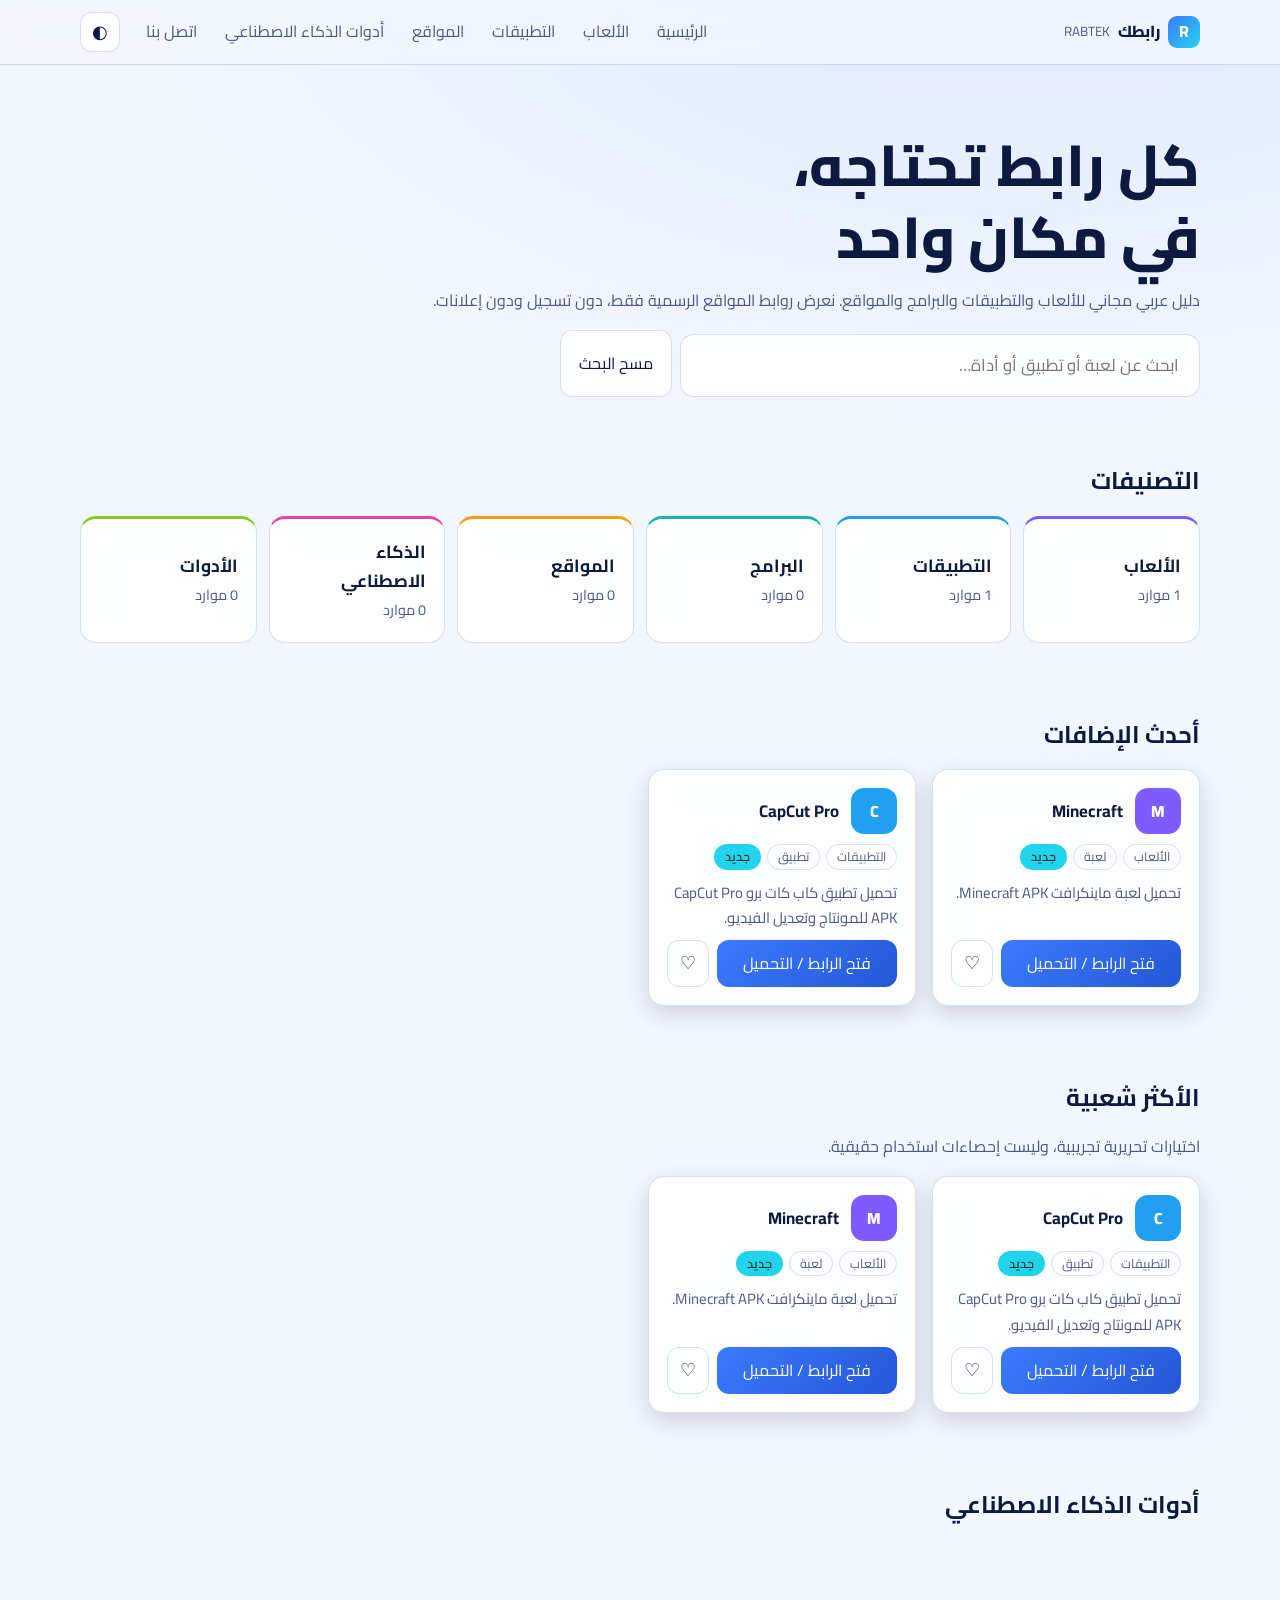
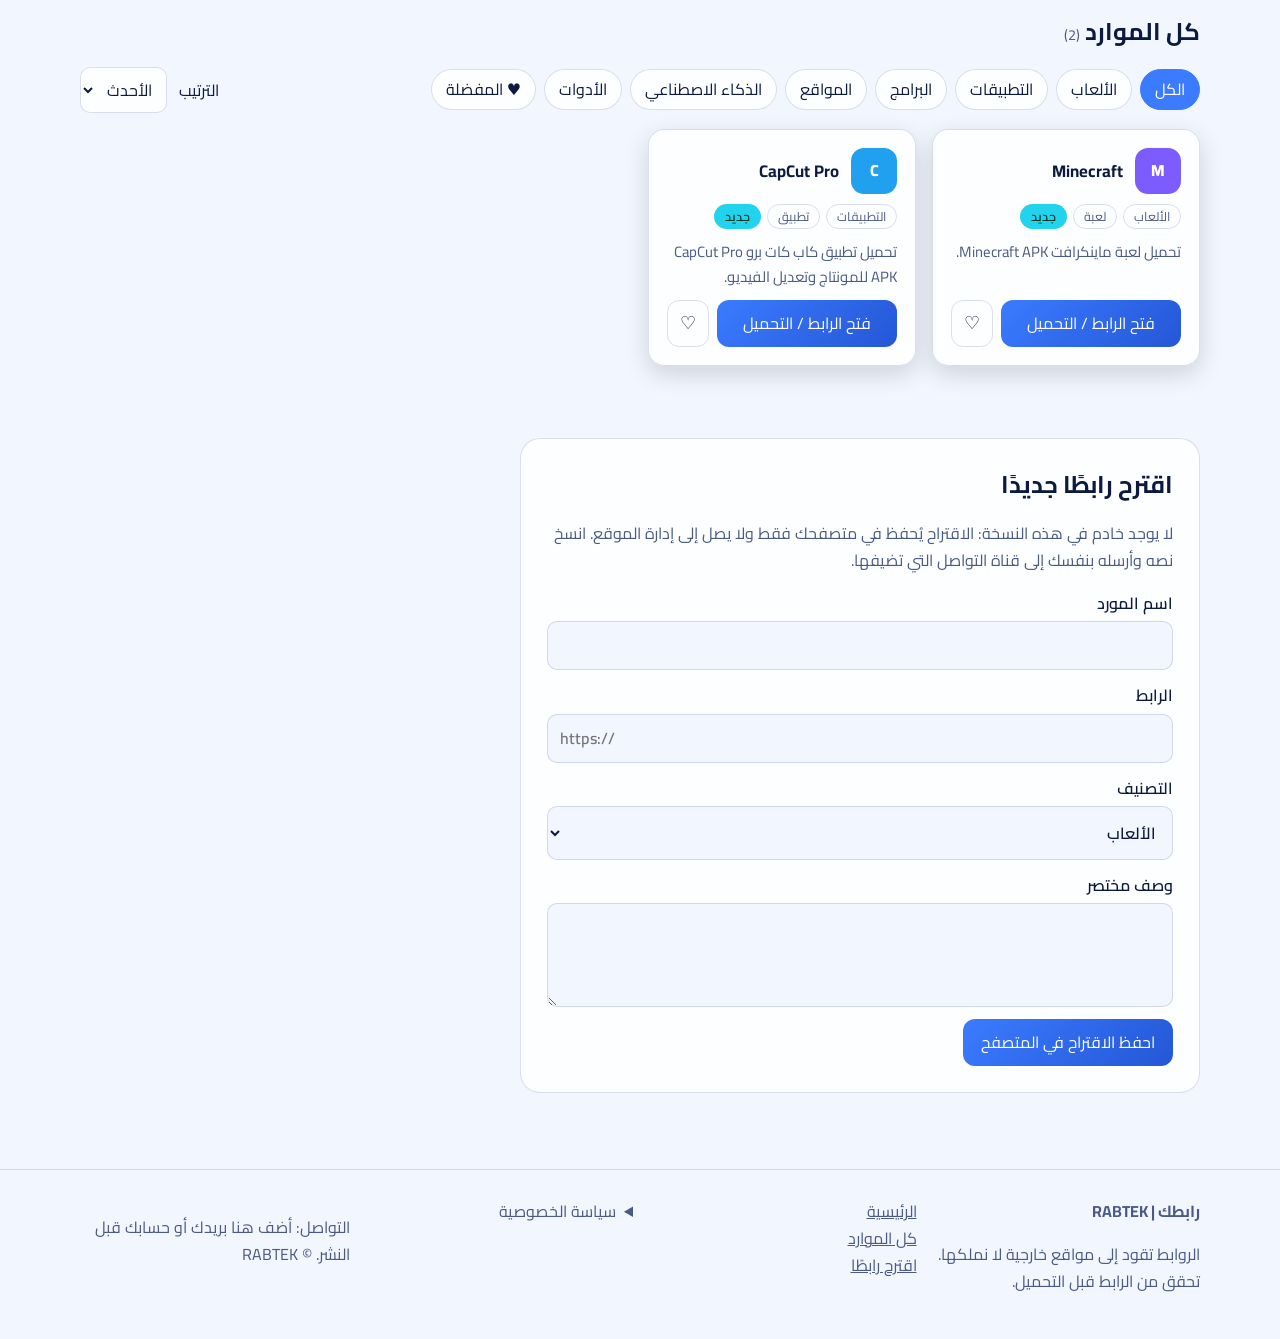
<file: index.html>
<!DOCTYPE html>
<html lang="ar" dir="rtl">
<head>
<meta charset="UTF-8">
<meta name="viewport" content="width=device-width, initial-scale=1">
<title>رابطك | RABTEK — دليل عربي للألعاب والتطبيقات والأدوات</title>
<meta name="description" content="رابطك | RABTEK دليل رقمي مجاني يجمع روابط الألعاب والتطبيقات والبرامج والمواقع وأدوات الذكاء الاصطناعي في مكان واحد.">
<meta property="og:title" content="رابطك | RABTEK">
<meta property="og:description" content="دليل عربي مجاني للموارد الرقمية الرسمية.">
<meta property="og:locale" content="ar_AR">
<meta name="theme-color" content="#0a1230">
<link rel="icon" href="data:image/svg+xml,<svg xmlns='http://www.w3.org/2000/svg' viewBox='0 0 32 32'><rect width='32' height='32' rx='8' fill='%232f6bff'/><text x='16' y='23' font-size='20' font-family='Arial' font-weight='700' text-anchor='middle' fill='white'>R</text></svg>">
<link rel="stylesheet" href="https://fonts.googleapis.com/css2?family=Cairo:wght@400;600;800&display=swap">
<link rel="stylesheet" href="style.css">
</head>
<body>
<a class="skip" href="#all">تخطي إلى المحتوى</a>
<header class="nav">
  <div class="wrap nav-in">
    <a class="logo" href="#home" aria-label="رابطك RABTEK"><span class="mark">R</span>رابطك <small>RABTEK</small></a>
    <nav id="menu" aria-label="التنقل الرئيسي">
      <a href="#home">الرئيسية</a>
      <a href="#all" data-cat="game">الألعاب</a>
      <a href="#all" data-cat="app">التطبيقات</a>
      <a href="#all" data-cat="site">المواقع</a>
      <a href="#ai">أدوات الذكاء الاصطناعي</a>
      <a href="#contact">اتصل بنا</a>
    </nav>
    <button id="theme" class="icon-btn" aria-label="تبديل الوضع الداكن والفاتح">◐</button>
    <button id="burger" class="icon-btn burger" aria-label="القائمة" aria-expanded="false" aria-controls="menu">☰</button>
  </div>
</header>

<main>
<section id="home" class="hero wrap">
  <h1>كل رابط تحتاجه،<br>في مكان واحد</h1>
  <p>دليل عربي مجاني للألعاب والتطبيقات والبرامج والمواقع. نعرض روابط المواقع الرسمية فقط، دون تسجيل ودون إعلانات.</p>
  <form class="search" role="search" id="heroSearch">
    <input id="q" type="search" placeholder="ابحث عن لعبة أو تطبيق أو أداة…" aria-label="بحث في الموارد" autocomplete="off">
    <button type="button" id="clear" hidden>مسح البحث</button>
  </form>
</section>

<section id="categories" class="wrap">
  <h2>التصنيفات</h2>
  <div class="cats" id="cats"></div>
</section>

<section id="latest" class="wrap"><h2>أحدث الإضافات</h2><div class="grid" id="gLatest"></div></section>
<section id="popular" class="wrap"><h2>الأكثر شعبية</h2><p class="note">اختيارات تحريرية تجريبية، وليست إحصاءات استخدام حقيقية.</p><div class="grid" id="gPopular"></div></section>
<section id="ai" class="wrap"><h2>أدوات الذكاء الاصطناعي</h2><div class="grid" id="gAi"></div></section>

<section id="all" class="wrap">
  <h2>كل الموارد <span id="count" class="count"></span></h2>
  <div class="tools">
    <div id="chips" class="chips" role="group" aria-label="فلترة حسب التصنيف"></div>
    <label class="sort">الترتيب
      <select id="sort"><option value="new">الأحدث</option><option value="name">الاسم</option></select>
    </label>
  </div>
  <div class="grid" id="grid" aria-live="polite"></div>
  <div id="empty" class="empty" hidden><p>لا توجد نتائج مطابقة.</p><button id="reset" class="btn">عرض كل الموارد</button></div>
</section>

<section id="suggest" class="wrap">
  <div class="panel">
    <h2>اقترح رابطًا جديدًا</h2>
    <p class="note">لا يوجد خادم في هذه النسخة: الاقتراح يُحفظ في متصفحك فقط ولا يصل إلى إدارة الموقع. انسخ نصه وأرسله بنفسك إلى قناة التواصل التي تضيفها.</p>
    <form id="form" novalidate>
      <label>اسم المورد<input name="name" required maxlength="60"></label>
      <label>الرابط<input name="url" type="url" required placeholder="https://" dir="ltr"></label>
      <label>التصنيف<select name="cat" id="catSel"></select></label>
      <label>وصف مختصر<textarea name="desc" rows="3" required maxlength="160"></textarea></label>
      <button class="btn" type="submit">احفظ الاقتراح في المتصفح</button>
    </form>
    <div id="saved" class="saved" hidden></div>
  </div>
</section>
</main>

<footer id="contact">
  <div class="wrap foot">
    <div><strong>رابطك | RABTEK</strong><p>الروابط تقود إلى مواقع خارجية لا نملكها. تحقق من الرابط قبل التحميل.</p></div>
    <nav aria-label="روابط التذييل"><a href="#home">الرئيسية</a><a href="#all">كل الموارد</a><a href="#suggest">اقترح رابطًا</a></nav>
    <details id="privacy"><summary>سياسة الخصوصية</summary><p>لا نجمع بياناتك ولا نرسلها. المفضلة والاقتراحات والوضع المفضل تُخزَّن في متصفحك فقط.</p></details>
    <p>التواصل: أضف هنا بريدك أو حسابك قبل النشر. © RABTEK</p>
  </div>
</footer>
<div id="toast" class="toast" role="status" aria-live="polite"></div>
<script src="script.js"></script>
</body>
</html>
</file>
<file: style.css>
/* ===== رابطك | RABTEK — الألوان والمتغيرات ===== */
:root{--bg:#070d24;--bg2:#0e1a44;--card:rgba(255,255,255,.06);--line:rgba(140,170,255,.18);--tx:#eaf0ff;--mut:#9fb0dc;--pri:#3b7bff;--pri2:#22d3ee;--r:16px}
[data-theme=light]{--bg:#f2f6ff;--bg2:#dce8ff;--card:rgba(255,255,255,.85);--line:rgba(30,60,140,.16);--tx:#0c1a3f;--mut:#4a5a85}
*{box-sizing:border-box}
html{scroll-behavior:smooth;scroll-padding-top:76px}
body{margin:0;font-family:Cairo,Tajawal,system-ui,sans-serif;color:var(--tx);line-height:1.7;background:radial-gradient(900px 500px at 80% -10%,var(--bg2),transparent),var(--bg);background-attachment:fixed}
a{color:inherit}
.wrap{width:min(1120px,92%);margin-inline:auto}
section{padding:36px 0}
h1{font-size:clamp(2rem,6vw,3.6rem);line-height:1.25;margin:0 0 14px;font-weight:800}
h2{font-size:1.5rem;margin:0 0 14px}
.note,.hero p{color:var(--mut);margin:0 0 16px}
:focus-visible{outline:3px solid var(--pri2);outline-offset:2px}
.skip{position:absolute;inset-inline-start:8px;top:-60px;background:var(--pri);color:#fff;padding:8px 14px;border-radius:8px;z-index:99}
.skip:focus{top:8px}
/* شريط التنقل */
.nav{position:sticky;top:0;z-index:20;backdrop-filter:blur(14px);background:color-mix(in srgb,var(--bg) 78%,transparent);border-bottom:1px solid var(--line)}
.nav-in{display:flex;align-items:center;gap:14px;height:64px}
.logo{display:flex;align-items:center;gap:8px;font-weight:800;text-decoration:none;margin-inline-end:auto}
.logo small{color:var(--mut);font-weight:400}
.mark{display:grid;place-items:center;width:32px;height:32px;border-radius:9px;background:linear-gradient(135deg,var(--pri),var(--pri2));color:#fff}
#menu{display:flex;gap:4px}
#menu a{padding:6px 12px;border-radius:10px;text-decoration:none;color:var(--mut)}
#menu a:hover{background:var(--card);color:var(--tx)}
.icon-btn{border:1px solid var(--line);background:var(--card);color:var(--tx);width:40px;height:40px;border-radius:12px;font-size:1.1rem;cursor:pointer}
.burger{display:none}
/* الواجهة الرئيسية */
.hero{padding:64px 0 28px}
.search{display:flex;gap:8px;max-width:640px}
.search input{flex:1;padding:16px 20px;font:inherit;font-size:1.05rem;border-radius:14px;border:1px solid var(--line);background:var(--card);color:var(--tx)}
.search button,.btn{font:inherit;border:0;border-radius:12px;padding:10px 18px;color:#fff;background:linear-gradient(135deg,var(--pri),#2457d6);cursor:pointer;text-decoration:none;display:inline-block}
.search button{background:var(--card);color:var(--tx);border:1px solid var(--line)}
.cats{display:grid;grid-template-columns:repeat(auto-fit,minmax(150px,1fr));gap:12px}
.cat{all:unset;box-sizing:border-box;cursor:pointer;padding:18px;border-radius:var(--r);background:var(--card);border:1px solid var(--line);border-top:3px solid var(--c);backdrop-filter:blur(8px);transition:transform .2s}
.cat:hover{transform:translateY(-3px)}
.cat:focus-visible{outline:3px solid var(--pri2)}
.cat b{display:block;font-size:1.1rem}.cat span{color:var(--mut);font-size:.9rem}
/* البطاقات */
.grid{display:grid;grid-template-columns:repeat(auto-fill,minmax(260px,1fr));gap:16px}
.card{display:flex;flex-direction:column;gap:10px;padding:18px;border-radius:var(--r);background:var(--card);border:1px solid var(--line);backdrop-filter:blur(8px);box-shadow:0 8px 24px rgba(0,0,0,.15);opacity:0;transform:translateY(10px);transition:opacity .5s,transform .5s}
.card.in{opacity:1;transform:none}
.head{display:flex;gap:12px;align-items:center}
.ico{flex:none;width:46px;height:46px;border-radius:13px;display:grid;place-items:center;font-weight:800;color:#fff;background:var(--c)}
.card h3{margin:0;font-size:1.05rem}
.meta{display:flex;gap:6px;flex-wrap:wrap;font-size:.78rem}
.tag{padding:1px 10px;border-radius:99px;border:1px solid var(--line);color:var(--mut)}
.new{background:var(--pri2);color:#032;border-color:transparent;font-weight:600}
.card p{margin:0;color:var(--mut);font-size:.93rem;flex:1}
.act{display:flex;gap:8px}.act .btn{flex:1;text-align:center}
.fav{width:42px;border-radius:12px;border:1px solid var(--line);background:transparent;color:var(--tx);font-size:1.1rem;cursor:pointer}
.fav[aria-pressed=true]{color:#ff5c7a;border-color:#ff5c7a}
/* الفلاتر */
.tools{display:flex;flex-wrap:wrap;gap:12px;justify-content:space-between;align-items:center;margin-bottom:16px}
.chips{display:flex;gap:8px;flex-wrap:wrap}
.chip{font:inherit;padding:6px 14px;border-radius:99px;border:1px solid var(--line);background:var(--card);color:var(--tx);cursor:pointer}
.chip[aria-pressed=true]{background:var(--pri);border-color:var(--pri);color:#fff}
.sort select{font:inherit;margin-inline-start:8px;padding:6px 10px;border-radius:10px;border:1px solid var(--line);background:var(--card);color:var(--tx)}
.count{font-size:.9rem;color:var(--mut);font-weight:400}
.empty{text-align:center;padding:40px;border:1px dashed var(--line);border-radius:var(--r);color:var(--mut)}
/* النموذج */
.panel{padding:26px;border-radius:20px;border:1px solid var(--line);background:var(--card);max-width:680px}
form label{display:block;margin-bottom:12px;font-weight:600}
form input,form select,form textarea{display:block;width:100%;margin-top:4px;padding:10px 12px;font:inherit;border-radius:10px;border:1px solid var(--line);background:var(--bg);color:var(--tx)}
.err{border-color:#ff5c7a!important}
.saved{margin-top:16px;color:var(--mut)}
.saved pre{white-space:pre-wrap;background:var(--bg);padding:12px;border-radius:10px;border:1px solid var(--line);direction:rtl}
/* التذييل */
footer{margin-top:40px;border-top:1px solid var(--line);padding:28px 0;color:var(--mut)}
.foot{display:grid;gap:14px;grid-template-columns:repeat(auto-fit,minmax(220px,1fr))}
.foot nav{display:flex;flex-direction:column}
.toast{position:fixed;bottom:20px;inset-inline:0;margin-inline:auto;width:max-content;max-width:90%;background:var(--pri);color:#fff;padding:10px 20px;border-radius:12px;opacity:0;transform:translateY(20px);pointer-events:none;transition:.3s;z-index:50}
.toast.show{opacity:1;transform:none}
@media(max-width:820px){
  .burger{display:block}
  #menu{position:absolute;top:64px;inset-inline:0;flex-direction:column;padding:10px 4%;background:var(--bg);border-bottom:1px solid var(--line);display:none}
  #menu.open{display:flex}
}
@media(prefers-reduced-motion:reduce){*{transition:none!important;scroll-behavior:auto!important}.card{opacity:1;transform:none}}
</file>
